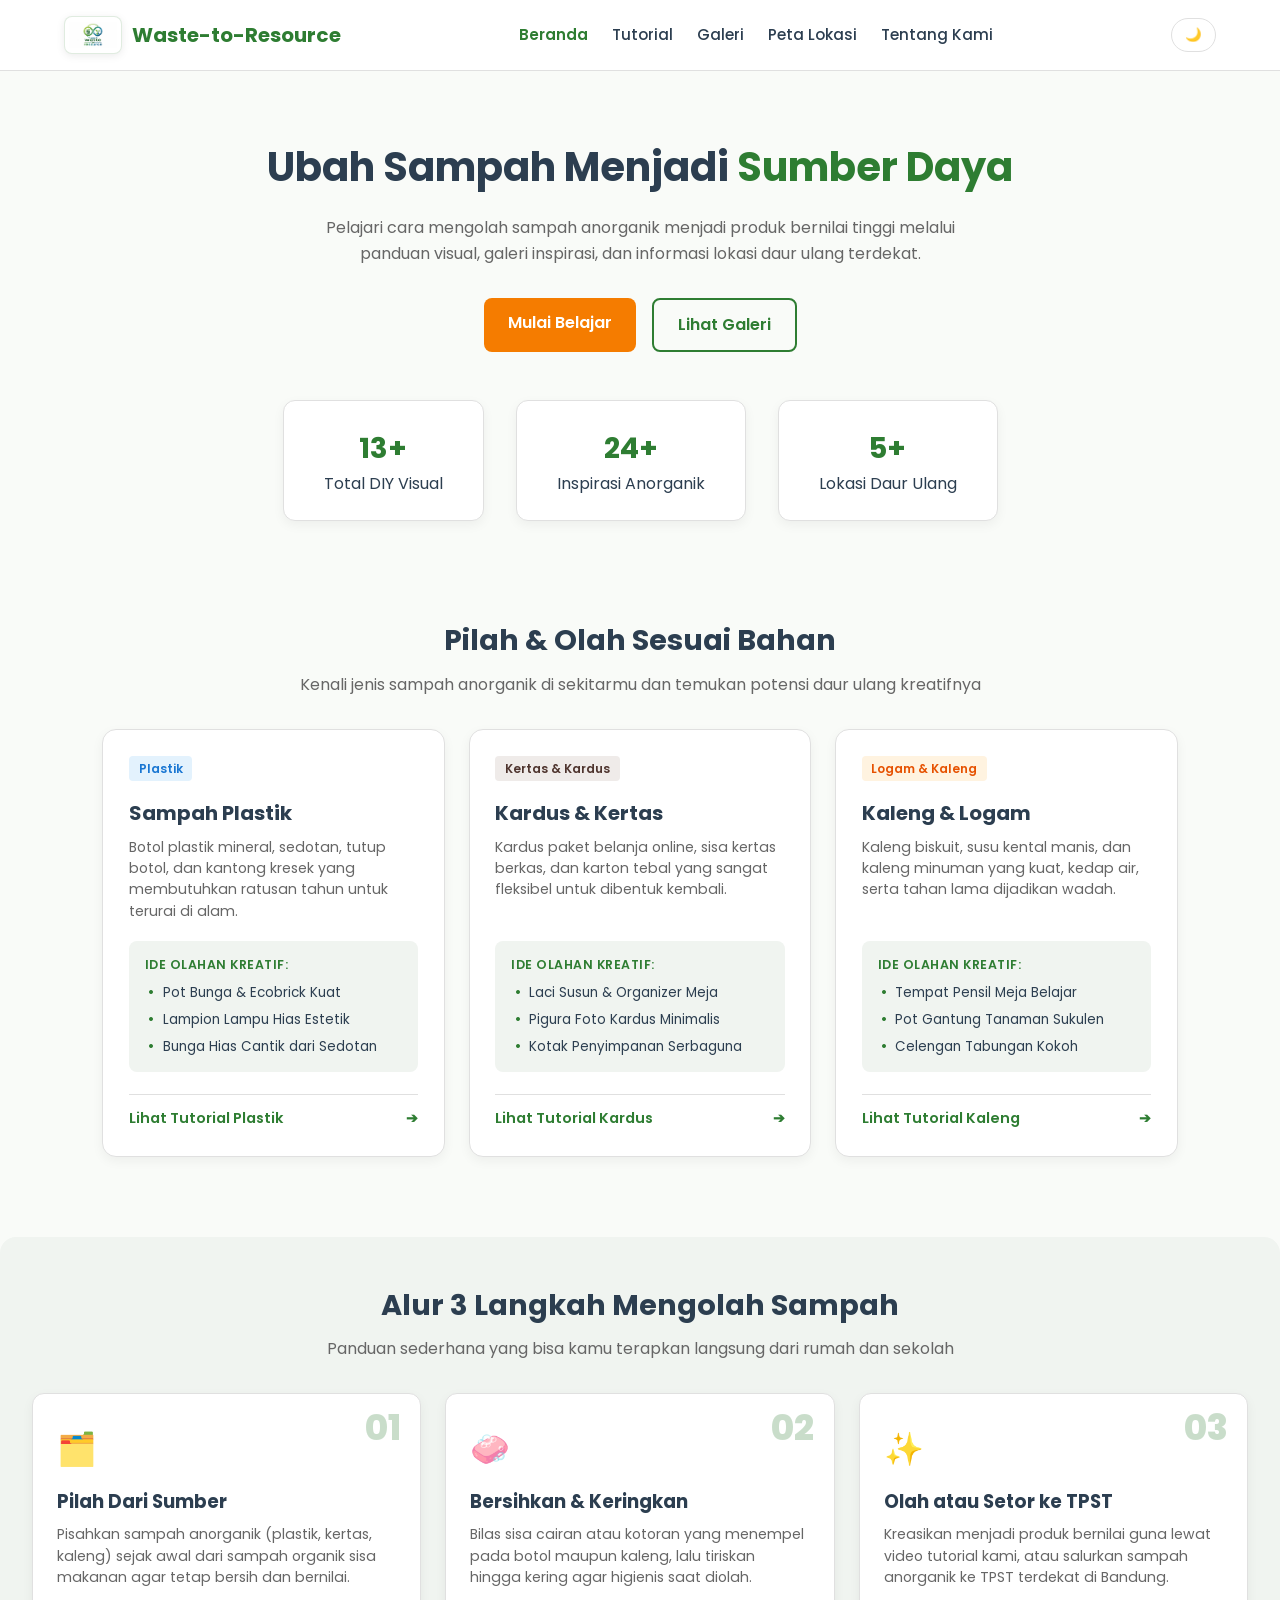
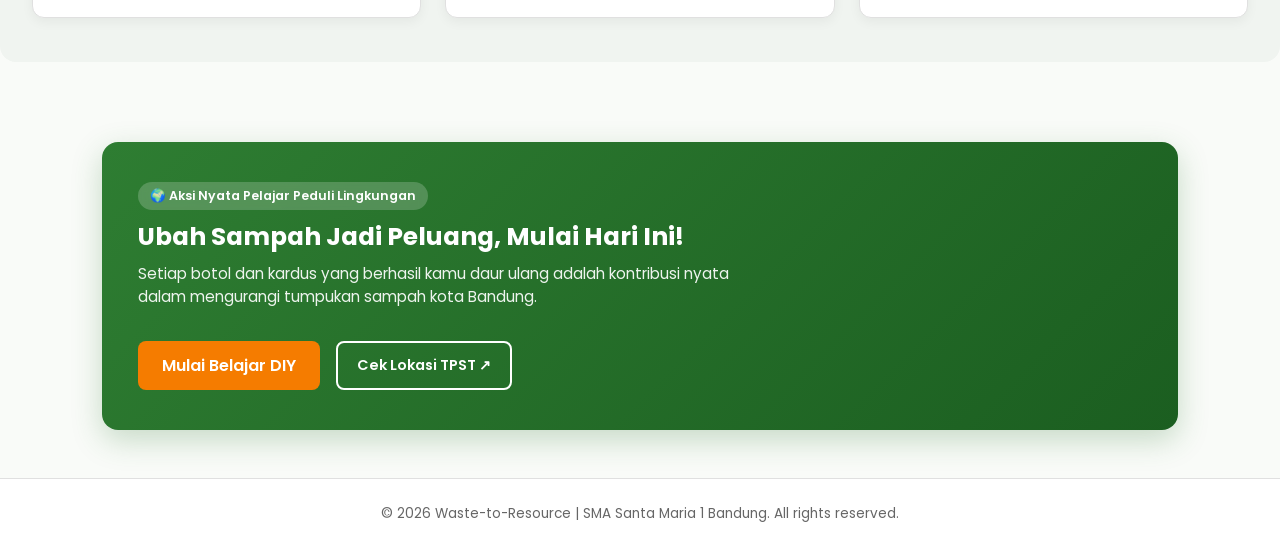
<file: index.html>
<!DOCTYPE html>
<html lang="id">

<head>
    <meta charset="UTF-8">
    <meta name="viewport" content="width=device-width, initial-scale=1.0">
    <title>Beranda</title>
    <link rel="icon" type="image/jpeg" href="assets/img/icon/logo.jpg">
    <link rel="stylesheet" href="style.css">
    <link href="https://fonts.googleapis.com/css2?family=Poppins:wght@300;400;600;700&display=swap" rel="stylesheet">
</head>

<body>

    <header class="navbar">
        <a href="index.html" class="logo">
            <img src="assets/img/icon/logo.jpg" alt="Logo Waste-to-Resource" class="logo-img">
            <span>Waste-to-Resource</span>
        </a>
        <nav class="nav-menu" id="navMenu">
            <a href="index.html" class="nav-link active">Beranda</a>
            <a href="tutorial.html" class="nav-link">Tutorial</a>
            <a href="galeri.html" class="nav-link">Galeri</a>
            <a href="peta.html" class="nav-link">Peta Lokasi</a>
            <a href="tentang.html" class="nav-link">Tentang Kami</a>
        </nav>
        <div class="nav-actions">
            <button id="themeToggle" class="btn-theme" title="Ubah Mode Tampilan">🌙</button>
            <button class="hamburger" id="hamburger">☰</button>
        </div>
    </header>

    <main>
        <section class="section hero-section">
            <div class="hero-content">
                <h1>Ubah Sampah Menjadi <span class="highlight">Sumber Daya</span></h1>
                <p>Pelajari cara mengolah sampah anorganik menjadi produk bernilai tinggi melalui panduan visual, galeri
                    inspirasi, dan informasi lokasi daur ulang terdekat.</p>
                <div class="hero-cta">
                    <a href="tutorial.html" class="btn btn-primary">Mulai Belajar</a>
                    <a href="galeri.html" class="btn btn-secondary">Lihat Galeri</a>
                </div>
            </div>
            <div class="hero-stats">
                <div class="stat-card">
                    <h3>13+</h3>
                    <p>Total DIY Visual</p>
                </div>
                <div class="stat-card">
                    <h3>24+</h3>
                    <p>Inspirasi Anorganik</p>
                </div>
                <div class="stat-card">
                    <h3>5+</h3>
                    <p>Lokasi Daur Ulang</p>
                </div>
            </div>
        </section>
        <section class="section">
            <div class="section-header">
                <h2>Pilah & Olah Sesuai Bahan</h2>
                <p>Kenali jenis sampah anorganik di sekitarmu dan temukan potensi daur ulang kreatifnya</p>
            </div>

            <div class="materials-grid">
                <div class="material-card">
                    <div class="material-card-top">
                        <span class="badge badge-plastik">Plastik</span>
                    </div>
                    <h3>Sampah Plastik</h3>
                    <p class="material-desc">Botol plastik mineral, sedotan, tutup botol, dan kantong kresek yang
                        membutuhkan ratusan tahun untuk terurai di alam.</p>
                    <div class="material-ideas">
                        <span class="idea-title">Ide Olahan Kreatif:</span>
                        <ul>
                            <li>Pot Bunga & Ecobrick Kuat</li>
                            <li>Lampion Lampu Hias Estetik</li>
                            <li>Bunga Hias Cantik dari Sedotan</li>
                        </ul>
                    </div>
                    <a href="tutorial.html" class="material-link">
                        Lihat Tutorial Plastik <span>➔</span>
                    </a>
                </div>

                <div class="material-card">
                    <div class="material-card-top">
                        <span class="badge badge-kertas">Kertas & Kardus</span>
                    </div>
                    <h3>Kardus & Kertas</h3>
                    <p class="material-desc">Kardus paket belanja online, sisa kertas berkas, dan karton tebal yang
                        sangat fleksibel untuk dibentuk kembali.</p>
                    <div class="material-ideas">
                        <span class="idea-title">Ide Olahan Kreatif:</span>
                        <ul>
                            <li>Laci Susun & Organizer Meja</li>
                            <li>Pigura Foto Kardus Minimalis</li>
                            <li>Kotak Penyimpanan Serbaguna</li>
                        </ul>
                    </div>
                    <a href="tutorial.html" class="material-link">
                        Lihat Tutorial Kardus <span>➔</span>
                    </a>
                </div>

                <div class="material-card">
                    <div class="material-card-top">
                        <span class="badge badge-kaleng">Logam & Kaleng</span>
                    </div>
                    <h3>Kaleng & Logam</h3>
                    <p class="material-desc">Kaleng biskuit, susu kental manis, dan kaleng minuman yang kuat, kedap air,
                        serta tahan lama dijadikan wadah.</p>
                    <div class="material-ideas">
                        <span class="idea-title">Ide Olahan Kreatif:</span>
                        <ul>
                            <li>Tempat Pensil Meja Belajar</li>
                            <li>Pot Gantung Tanaman Sukulen</li>
                            <li>Celengan Tabungan Kokoh</li>
                        </ul>
                    </div>
                    <a href="tutorial.html" class="material-link">
                        Lihat Tutorial Kaleng <span>➔</span>
                    </a>
                </div>
            </div>
        </section>

        <section class="section steps-section">
            <div class="section-header">
                <h2>Alur 3 Langkah Mengolah Sampah</h2>
                <p>Panduan sederhana yang bisa kamu terapkan langsung dari rumah dan sekolah</p>
            </div>

            <div class="steps-grid">
                <div class="step-card">
                    <div class="step-number">01</div>
                    <div class="step-icon">🗂️</div>
                    <h3>Pilah Dari Sumber</h3>
                    <p>Pisahkan sampah anorganik (plastik, kertas, kaleng) sejak awal dari sampah organik sisa makanan
                        agar tetap bersih dan bernilai.</p>
                </div>

                <div class="step-card">
                    <div class="step-number">02</div>
                    <div class="step-icon">🧼</div>
                    <h3>Bersihkan & Keringkan</h3>
                    <p>Bilas sisa cairan atau kotoran yang menempel pada botol maupun kaleng, lalu tiriskan hingga
                        kering agar higienis saat diolah.</p>
                </div>

                <div class="step-card">
                    <div class="step-number">03</div>
                    <div class="step-icon">✨</div>
                    <h3>Olah atau Setor ke TPST</h3>
                    <p>Kreasikan menjadi produk bernilai guna lewat video tutorial kami, atau salurkan sampah anorganik
                        ke TPST terdekat di Bandung.</p>
                </div>
            </div>
        </section>

        <!-- Section 3: Banner Edukasi & Aksi -->
        <section class="section">
            <div class="cta-banner">
                <div class="cta-banner-content">
                    <span class="cta-badge">🌍 Aksi Nyata Pelajar Peduli Lingkungan</span>
                    <h2>Ubah Sampah Jadi Peluang, Mulai Hari Ini!</h2>
                    <p>Setiap botol dan kardus yang berhasil kamu daur ulang adalah kontribusi nyata dalam mengurangi
                        tumpukan sampah kota Bandung.</p>
                </div>
                <div class="cta-actions">
                    <a href="tutorial.html" class="btn btn-primary">Mulai Belajar DIY</a>
                    <a href="peta.html" class="btn btn-secondary-white">Cek Lokasi TPST ↗</a>
                </div>
            </div>
        </section>
    </main>

    <footer>
        <p>&copy; 2026 Waste-to-Resource | SMA Santa Maria 1 Bandung. All rights reserved.</p>
    </footer>

    <script src="script.js"></script>
</body>

</html>
</file>
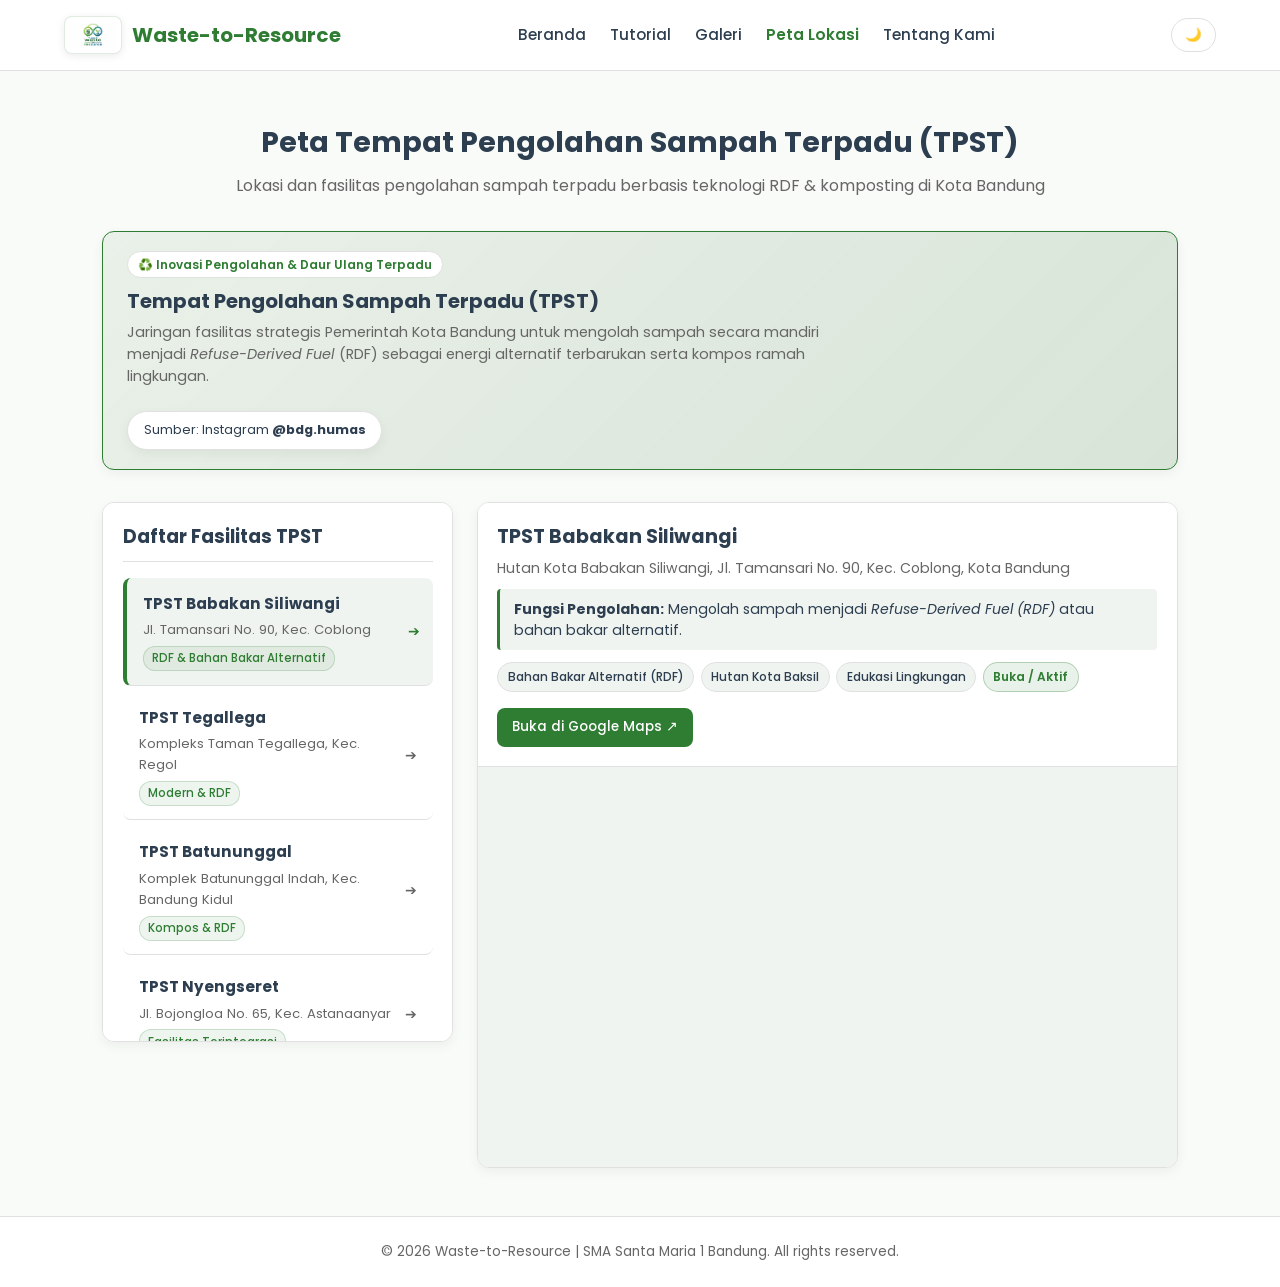
<file: peta.html>
<!DOCTYPE html>
<html lang="id">

<head>
    <meta charset="UTF-8">
    <meta name="viewport" content="width=device-width, initial-scale=1.0">
    <title>Peta Lokasi TPST Kota Bandung</title>
    <link rel="icon" type="image/jpeg" href="assets/img/icon/logo.jpg">
    <link rel="stylesheet" href="style.css">
    <link href="https://fonts.googleapis.com/css2?family=Poppins:wght@300;400;600;700&display=swap" rel="stylesheet">
</head>

<body>

    <header class="navbar">
        <a href="index.html" class="logo">
            <img src="assets/img/icon/logo.jpg" alt="Logo Waste-to-Resource" class="logo-img">
            <span>Waste-to-Resource</span>
        </a>
        <nav class="nav-menu" id="navMenu">
            <a href="index.html" class="nav-link">Beranda</a>
            <a href="tutorial.html" class="nav-link">Tutorial</a>
            <a href="galeri.html" class="nav-link">Galeri</a>
            <a href="peta.html" class="nav-link active">Peta Lokasi</a>
            <a href="tentang.html" class="nav-link">Tentang Kami</a>
        </nav>
        <div class="nav-actions">
            <button id="themeToggle" class="btn-theme" title="Ubah Mode Tampilan">🌙</button>
            <button class="hamburger" id="hamburger">☰</button>
        </div>
    </header>

    <main>
        <section class="section">
            <div class="section-header">
                <h2>Peta Tempat Pengolahan Sampah Terpadu (TPST)</h2>
                <p>Lokasi dan fasilitas pengolahan sampah terpadu berbasis teknologi RDF & komposting di Kota Bandung
                </p>
            </div>

            <div class="tpst-banner">
                <div class="tpst-banner-content">
                    <div class="tpst-banner-badge">
                        <span>♻️ Inovasi Pengolahan & Daur Ulang Terpadu</span>
                    </div>
                    <h3>Tempat Pengolahan Sampah Terpadu (TPST)</h3>
                    <p>Jaringan fasilitas strategis Pemerintah Kota Bandung untuk mengolah sampah secara mandiri menjadi
                        <em>Refuse-Derived Fuel</em> (RDF) sebagai energi alternatif terbarukan serta kompos ramah
                        lingkungan.
                    </p>
                </div>
                <div class="tpst-source-pill">
                    <span>Sumber: Instagram <strong>@bdg.humas</strong></span>
                </div>
            </div>

            <div class="peta-layout">
                <div class="lokasi-list">
                    <h3>Daftar Fasilitas TPST</h3>

                    <div class="lokasi-item active" data-target="map-baksil">
                        <div class="lokasi-item-info">
                            <h4>TPST Babakan Siliwangi</h4>
                            <p>Jl. Tamansari No. 90, Kec. Coblong</p>
                            <span class="lokasi-pill">RDF & Bahan Bakar Alternatif</span>
                        </div>
                        <span class="lokasi-arrow">➔</span>
                    </div>

                    <div class="lokasi-item" data-target="map-tegalega">
                        <div class="lokasi-item-info">
                            <h4>TPST Tegallega</h4>
                            <p>Kompleks Taman Tegallega, Kec. Regol</p>
                            <span class="lokasi-pill">Modern & RDF</span>
                        </div>
                        <span class="lokasi-arrow">➔</span>
                    </div>

                    <div class="lokasi-item" data-target="map-batununggal">
                        <div class="lokasi-item-info">
                            <h4>TPST Batununggal</h4>
                            <p>Komplek Batununggal Indah, Kec. Bandung Kidul</p>
                            <span class="lokasi-pill">Kompos & RDF</span>
                        </div>
                        <span class="lokasi-arrow">➔</span>
                    </div>

                    <div class="lokasi-item" data-target="map-nyengseret">
                        <div class="lokasi-item-info">
                            <h4>TPST Nyengseret</h4>
                            <p>Jl. Bojongloa No. 65, Kec. Astanaanyar</p>
                            <span class="lokasi-pill">Fasilitas Terintegrasi</span>
                        </div>
                        <span class="lokasi-arrow">➔</span>
                    </div>

                    <div class="lokasi-item" data-target="map-cicukang">
                        <div class="lokasi-item-info">
                            <h4>TPST Cicukang Holis</h4>
                            <p>Jl. Cicukang Holis, Kec. Bandung Kulon</p>
                            <span class="lokasi-pill">Terintegrasi & Bahan Baku RDF</span>
                        </div>
                        <span class="lokasi-arrow">➔</span>
                    </div>
                </div>

                <div class="map-view" id="mapViewContainer">
                    <div class="map-card active" id="map-baksil">
                        <div class="map-card-header">
                            <div class="map-card-info">
                                <h3>TPST Babakan Siliwangi</h3>
                                <p class="map-address">Hutan Kota Babakan Siliwangi, Jl. Tamansari No. 90, Kec. Coblong,
                                    Kota Bandung</p>
                                <div class="map-focus-box">
                                    <strong>Fungsi Pengolahan:</strong> Mengolah sampah menjadi <em>Refuse-Derived Fuel
                                        (RDF)</em> atau bahan bakar alternatif.
                                </div>
                                <div class="map-tags">
                                    <span class="map-tag">Bahan Bakar Alternatif (RDF)</span>
                                    <span class="map-tag">Hutan Kota Baksil</span>
                                    <span class="map-tag">Edukasi Lingkungan</span>
                                    <span class="map-tag status-open">Buka / Aktif</span>
                                </div>
                            </div>
                            <a href="https://maps.google.com/?q=Hutan+Kota+Babakan+Siliwangi,+Bandung" target="_blank"
                                rel="noopener noreferrer" class="btn-gmaps">
                                Buka di Google Maps ↗
                            </a>
                        </div>
                        <div class="map-iframe-wrapper">
                            <iframe title="Peta Lokasi TPST Babakan Siliwangi"
                                src="https://maps.google.com/maps?q=Hutan+Kota+Babakan+Siliwangi,+Jl.+Tamansari,+Bandung&t=&z=15&ie=UTF8&iwloc=&output=embed"
                                width="100%" height="380" style="border:0;" allowfullscreen="" loading="lazy"
                                referrerpolicy="no-referrer-when-downgrade">
                            </iframe>
                        </div>
                    </div>

                    <div class="map-card" id="map-tegalega">
                        <div class="map-card-header">
                            <div class="map-card-info">
                                <h3>TPST Tegallega</h3>
                                <p class="map-address">Kawasan Konservasi Tegallega, Kel. Ciateul, Kec. Regol, Kota
                                    Bandung</p>
                                <div class="map-focus-box">
                                    <strong>Fungsi Pengolahan:</strong> Fasilitas pengolahan sampah modern dan RDF.
                                </div>
                                <div class="map-tags">
                                    <span class="map-tag">Fasilitas Modern</span>
                                    <span class="map-tag">Refuse-Derived Fuel (RDF)</span>
                                    <span class="map-tag">Kawasan Tegallega</span>
                                    <span class="map-tag status-open">Buka / Aktif</span>
                                </div>
                            </div>
                            <a href="https://maps.google.com/?q=Taman+Konservasi+Tegallega,+Bandung" target="_blank"
                                rel="noopener noreferrer" class="btn-gmaps">
                                Buka di Google Maps ↗
                            </a>
                        </div>
                        <div class="map-iframe-wrapper">
                            <iframe title="Peta Lokasi TPST Tegallega"
                                src="https://maps.google.com/maps?q=Taman+Konservasi+Tegallega,+Bandung&t=&z=15&ie=UTF8&iwloc=&output=embed"
                                width="100%" height="380" style="border:0;" allowfullscreen="" loading="lazy"
                                referrerpolicy="no-referrer-when-downgrade">
                            </iframe>
                        </div>
                    </div>

                    <div class="map-card" id="map-batununggal">
                        <div class="map-card-header">
                            <div class="map-card-info">
                                <h3>TPST Batununggal</h3>
                                <p class="map-address">Komplek Batununggal Indah (Rumah Kompos), Kel. Mengger, Kec.
                                    Bandung Kidul, Kota Bandung</p>
                                <div class="map-focus-box">
                                    <strong>Fungsi Pengolahan:</strong> Mengubah sampah menjadi kompos dan RDF.
                                </div>
                                <div class="map-tags">
                                    <span class="map-tag">Kompos Organik</span>
                                    <span class="map-tag">Refuse-Derived Fuel (RDF)</span>
                                    <span class="map-tag">Pengelolaan Mandiri</span>
                                    <span class="map-tag status-open">Buka / Aktif</span>
                                </div>
                            </div>
                            <a href="https://maps.google.com/?q=Rumah+Kompos+Batununggal+Indah,+Bandung" target="_blank"
                                rel="noopener noreferrer" class="btn-gmaps">
                                Buka di Google Maps ↗
                            </a>
                        </div>
                        <div class="map-iframe-wrapper">
                            <iframe title="Peta Lokasi TPST Batununggal"
                                src="https://maps.google.com/maps?q=Rumah+Kompos+Batununggal+Indah,+Bandung&t=&z=15&ie=UTF8&iwloc=&output=embed"
                                width="100%" height="380" style="border:0;" allowfullscreen="" loading="lazy"
                                referrerpolicy="no-referrer-when-downgrade">
                            </iframe>
                        </div>
                    </div>

                    <div class="map-card" id="map-nyengseret">
                        <div class="map-card-header">
                            <div class="map-card-info">
                                <h3>TPST Nyengseret</h3>
                                <p class="map-address">Jl. Bojongloa No. 65, Kel. Nyengseret, Kec. Astanaanyar, Kota
                                    Bandung</p>
                                <div class="map-focus-box">
                                    <strong>Fungsi Pengolahan:</strong> Fasilitas pengolahan sampah terintegrasi.
                                </div>
                                <div class="map-tags">
                                    <span class="map-tag">Fasilitas Terintegrasi</span>
                                    <span class="map-tag">Pemilahan Mekanis</span>
                                    <span class="map-tag">Bahan Baku RDF</span>
                                    <span class="map-tag status-open">Buka / Aktif</span>
                                </div>
                            </div>
                            <a href="https://maps.google.com/?q=Jl.+Bojongloa+No.+65,+Nyengseret,+Astanaanyar,+Bandung"
                                target="_blank" rel="noopener noreferrer" class="btn-gmaps">
                                Buka di Google Maps ↗
                            </a>
                        </div>
                        <div class="map-iframe-wrapper">
                            <iframe title="Peta Lokasi TPST Nyengseret"
                                src="https://maps.google.com/maps?q=Jl.+Bojongloa+No.+65,+Nyengseret,+Astanaanyar,+Bandung&t=&z=15&ie=UTF8&iwloc=&output=embed"
                                width="100%" height="380" style="border:0;" allowfullscreen="" loading="lazy"
                                referrerpolicy="no-referrer-when-downgrade">
                            </iframe>
                        </div>
                    </div>

                    <div class="map-card" id="map-cicukang">
                        <div class="map-card-header">
                            <div class="map-card-info">
                                <h3>TPST Cicukang Holis</h3>
                                <p class="map-address">Jl. Cicukang Holis, Kel. Caringin, Kec. Bandung Kulon, Kota
                                    Bandung</p>
                                <div class="map-focus-box">
                                    <strong>Fungsi Pengolahan:</strong> Fasilitas pengolahan sampah terintegrasi.
                                </div>
                                <div class="map-tags">
                                    <span class="map-tag">Fasilitas Terintegrasi</span>
                                    <span class="map-tag">RDF Pengganti Batu Bara</span>
                                    <span class="map-tag">Pengeringan & Pencacahan</span>
                                    <span class="map-tag status-open">Buka / Aktif</span>
                                </div>
                            </div>
                            <a href="https://maps.google.com/?q=Jl.+Cicukang+Holis,+Caringin,+Bandung" target="_blank"
                                rel="noopener noreferrer" class="btn-gmaps">
                                Buka di Google Maps ↗
                            </a>
                        </div>
                        <div class="map-iframe-wrapper">
                            <iframe title="Peta Lokasi TPST Cicukang Holis"
                                src="https://maps.google.com/maps?q=TPST+Cicukang+Holis,+Bandung&t=&z=15&ie=UTF8&iwloc=&output=embed"
                                width="100%" height="380" style="border:0;" allowfullscreen="" loading="lazy"
                                referrerpolicy="no-referrer-when-downgrade">
                            </iframe>
                        </div>
                    </div>
                </div>
            </div>
        </section>
    </main>

    <footer>
        <p>&copy; 2026 Waste-to-Resource | SMA Santa Maria 1 Bandung. All rights reserved.</p>
    </footer>

    <script src="script.js"></script>
</body>

</html>
</file>
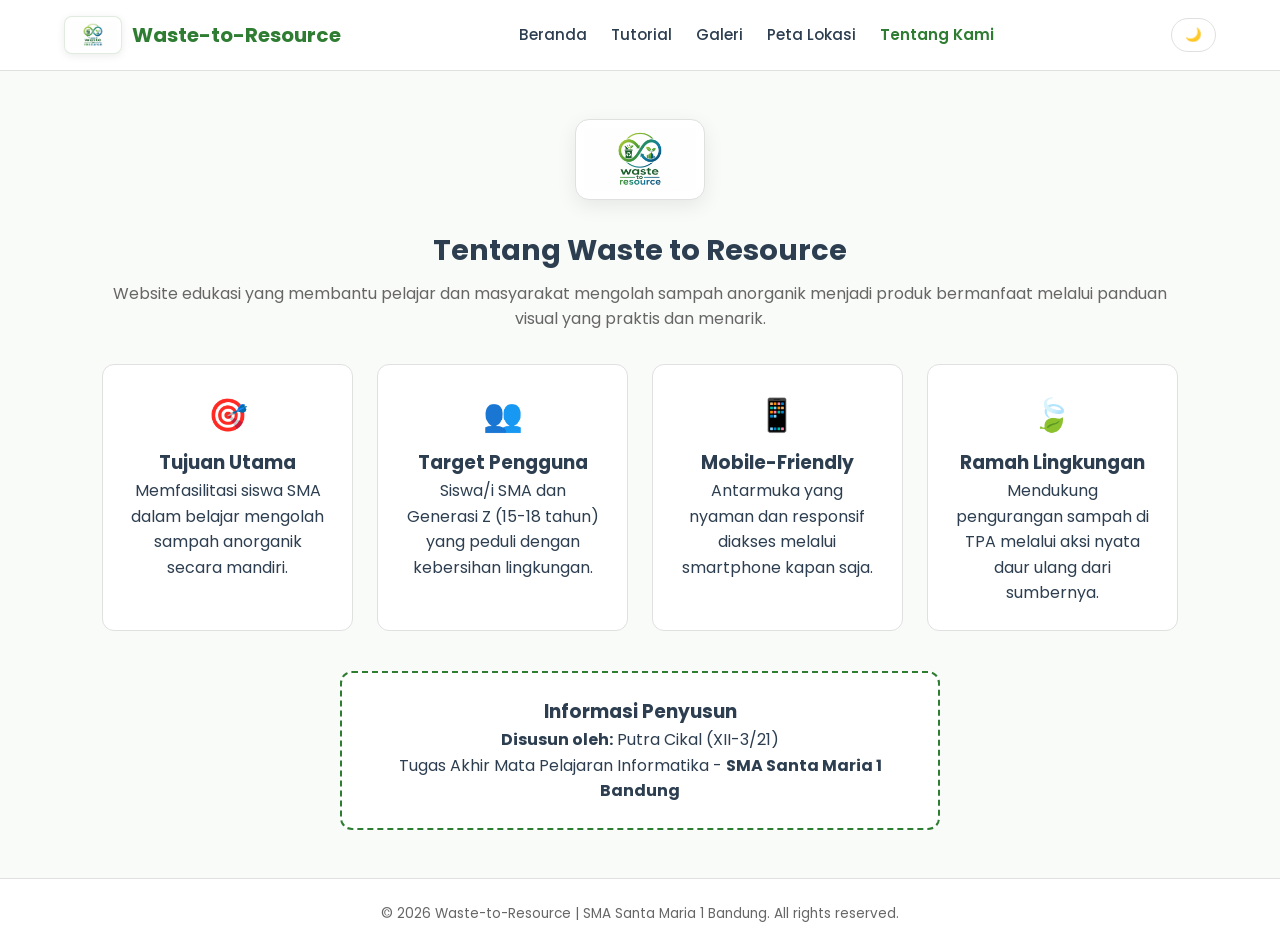
<file: tentang.html>
<!DOCTYPE html>
<html lang="id">
<head>
    <meta charset="UTF-8">
    <meta name="viewport" content="width=device-width, initial-scale=1.0">
    <title>Tentang Kami</title>
    <link rel="icon" type="image/jpeg" href="assets/img/icon/logo.jpg">
    <link rel="stylesheet" href="style.css">
    <link href="https://fonts.googleapis.com/css2?family=Poppins:wght@300;400;600;700&display=swap" rel="stylesheet">
</head>
<body>

    <header class="navbar">
        <a href="index.html" class="logo">
            <img src="assets/img/icon/logo.jpg" alt="Logo Waste-to-Resource" class="logo-img">
            <span>Waste-to-Resource</span>
        </a>
        <nav class="nav-menu" id="navMenu">
            <a href="index.html" class="nav-link">Beranda</a>
            <a href="tutorial.html" class="nav-link">Tutorial</a>
            <a href="galeri.html" class="nav-link">Galeri</a>
            <a href="peta.html" class="nav-link">Peta Lokasi</a>
            <a href="tentang.html" class="nav-link active">Tentang Kami</a>
        </nav>
        <div class="nav-actions">
            <button id="themeToggle" class="btn-theme" title="Ubah Mode Tampilan">🌙</button>
            <button class="hamburger" id="hamburger">☰</button>
        </div>
    </header>

    <main>
        <section class="section">
            <div class="about-hero-logo">
                <img src="assets/img/icon/logo.jpg" alt="Logo Resmi Waste-to-Resource" class="about-large-logo">
            </div>
            <div class="section-header">
                <h2>Tentang Waste to Resource</h2>
                <p>Website edukasi yang membantu pelajar dan masyarakat mengolah sampah anorganik menjadi produk bermanfaat melalui panduan visual yang praktis dan menarik.</p>
            </div>

            <div class="about-grid">
                <div class="about-card">
                    <div class="icon">🎯</div>
                    <h3>Tujuan Utama</h3>
                    <p>Memfasilitasi siswa SMA dalam belajar mengolah sampah anorganik secara mandiri.</p>
                </div>
                <div class="about-card">
                    <div class="icon">👥</div>
                    <h3>Target Pengguna</h3>
                    <p>Siswa/i SMA dan Generasi Z (15-18 tahun) yang peduli dengan kebersihan lingkungan.</p>
                </div>
                <div class="about-card">
                    <div class="icon">📱</div>
                    <h3>Mobile-Friendly</h3>
                    <p>Antarmuka yang nyaman dan responsif diakses melalui smartphone kapan saja.</p>
                </div>
                <div class="about-card">
                    <div class="icon">🍃</div>
                    <h3>Ramah Lingkungan</h3>
                    <p>Mendukung pengurangan sampah di TPA melalui aksi nyata daur ulang dari sumbernya.</p>
                </div>
            </div>

            <div class="author-box">
                <h3>Informasi Penyusun</h3>
                <p><strong>Disusun oleh:</strong> Putra Cikal (XII-3/21)</p>
                <p>Tugas Akhir Mata Pelajaran Informatika - <strong>SMA Santa Maria 1 Bandung</strong></p>
            </div>
        </section>
    </main>

    <footer>
        <p>&copy; 2026 Waste-to-Resource | SMA Santa Maria 1 Bandung. All rights reserved.</p>
    </footer>

    <script src="script.js"></script>
</body>
</html>
</file>
<file: style.css>
:root {
    --bg-color: #f9fbf8;
    --bg-alt: #f0f4f0;
    --card-bg: #ffffff;
    --text-color: #2c3e50;
    --text-muted: #666666;
    --primary-color: #2e7d32;
    --primary-hover: #1b5e20;
    --accent-orange: #f57c00;
    --border-color: #e0e0e0;
    --shadow: 0 4px 12px rgba(0, 0, 0, 0.05);
}

[data-theme="dark"] {
    --bg-color: #121814;
    --bg-alt: #1a231d;
    --card-bg: #222d26;
    --text-color: #e8f5e9;
    --text-muted: #a3b8a5;
    --primary-color: #4caf50;
    --primary-hover: #66bb6a;
    --border-color: #334437;
    --shadow: 0 4px 12px rgba(0, 0, 0, 0.3);
}

* {
    margin: 0;
    padding: 0;
    box-sizing: border-box;
    font-family: 'Poppins', sans-serif;
}

body {
    background-color: var(--bg-color);
    color: var(--text-color);
    transition: background-color 0.3s, color 0.3s;
    line-height: 1.6;
    display: flex;
    flex-direction: column;
    min-height: 100vh;
}

main {
    flex: 1;
}

.navbar {
    display: flex;
    justify-content: space-between;
    align-items: center;
    padding: 1rem 5%;
    background-color: var(--card-bg);
    border-bottom: 1px solid var(--border-color);
    position: sticky;
    top: 0;
    z-index: 1000;
}

.logo {
    font-size: 1.25rem;
    font-weight: 700;
    color: var(--primary-color);
    text-decoration: none;
    display: inline-flex;
    align-items: center;
    gap: 0.65rem;
    transition: opacity 0.2s ease, transform 0.2s ease;
}

.logo:hover {
    opacity: 0.9;
    transform: translateY(-1px);
}

.logo-img {
    height: 38px;
    width: auto;
    max-width: 58px;
    object-fit: contain;
    border-radius: 8px;
    background-color: #ffffff;
    padding: 2px 4px;
    box-shadow: 0 2px 8px rgba(0, 0, 0, 0.08);
    border: 1px solid rgba(46, 125, 50, 0.15);
    flex-shrink: 0;
}

.about-hero-logo {
    text-align: center;
    margin-bottom: 1.2rem;
}

.about-large-logo {
    width: 130px;
    height: auto;
    border-radius: 14px;
    background-color: #ffffff;
    padding: 8px;
    box-shadow: 0 6px 20px rgba(0, 0, 0, 0.08);
    border: 1px solid var(--border-color);
    display: inline-block;
}

.nav-menu {
    display: flex;
    gap: 1.5rem;
}

.nav-link {
    text-decoration: none;
    color: var(--text-color);
    font-weight: 500;
    font-size: 0.95rem;
    transition: color 0.2s;
}

.nav-link:hover, .nav-link.active {
    color: var(--primary-color);
    font-weight: 600;
}

.nav-actions {
    display: flex;
    align-items: center;
    gap: 1rem;
}

.btn-theme {
    background: none;
    border: 1px solid var(--border-color);
    color: var(--text-color);
    padding: 0.4rem 0.8rem;
    border-radius: 20px;
    cursor: pointer;
    font-weight: 500;
}

.hamburger {
    display: none;
    background: none;
    border: none;
    font-size: 1.5rem;
    color: var(--text-color);
    cursor: pointer;
}

.section {
    padding: 3rem 8%;
}

.section-title, .section-header h2 {
    text-align: center;
    font-size: 1.8rem;
    color: var(--text-color);
    margin-bottom: 0.5rem;
}

.section-header p {
    text-align: center;
    color: var(--text-muted);
    margin-bottom: 2rem;
}

.hero-section {
    display: flex;
    flex-direction: column;
    align-items: center;
    text-align: center;
    padding-top: 4rem;
}

.hero-content h1 {
    font-size: 2.5rem;
    margin-bottom: 1rem;
}

.highlight {
    color: var(--primary-color);
}

.hero-content p {
    max-width: 650px;
    margin: 0 auto 2rem auto;
    color: var(--text-muted);
}

.hero-cta {
    display: flex;
    gap: 1rem;
    justify-content: center;
    margin-bottom: 3rem;
}

.btn {
    padding: 0.75rem 1.5rem;
    border-radius: 8px;
    text-decoration: none;
    font-weight: 600;
    transition: transform 0.2s;
}

.btn-primary {
    background-color: var(--accent-orange);
    color: #fff;
}

.btn-secondary {
    background-color: transparent;
    border: 2px solid var(--primary-color);
    color: var(--primary-color);
}

.btn:hover {
    transform: translateY(-2px);
}

.hero-stats {
    display: flex;
    gap: 2rem;
    width: 100%;
    justify-content: center;
    flex-wrap: wrap;
}

.stat-card {
    background-color: var(--card-bg);
    padding: 1.5rem 2.5rem;
    border-radius: 12px;
    border: 1px solid var(--border-color);
    box-shadow: var(--shadow);
    min-width: 180px;
}

.stat-card h3 {
    font-size: 1.8rem;
    color: var(--primary-color);
}

/* Materials Section (Kategori Bahan Sampah) */
.materials-grid {
    display: grid;
    grid-template-columns: repeat(auto-fit, minmax(280px, 1fr));
    gap: 1.5rem;
}

.material-card {
    background-color: var(--card-bg);
    border: 1px solid var(--border-color);
    border-radius: 14px;
    padding: 1.6rem;
    box-shadow: var(--shadow);
    display: flex;
    flex-direction: column;
    transition: transform 0.25s ease, box-shadow 0.25s ease, border-color 0.25s ease;
}

.material-card:hover {
    transform: translateY(-5px);
    box-shadow: 0 10px 25px rgba(0, 0, 0, 0.08);
    border-color: var(--primary-color);
}

.material-card-top {
    display: flex;
    justify-content: space-between;
    align-items: center;
    margin-bottom: 1rem;
}

.material-icon {
    font-size: 2.2rem;
    line-height: 1;
}

.material-card h3 {
    font-size: 1.25rem;
    color: var(--text-color);
    margin-bottom: 0.5rem;
}

.material-desc {
    font-size: 0.88rem;
    color: var(--text-muted);
    line-height: 1.5;
    margin-bottom: 1.2rem;
}

.material-ideas {
    background-color: var(--bg-alt);
    border-radius: 8px;
    padding: 0.9rem 1rem;
    margin-bottom: 1.4rem;
    margin-top: auto;
}

.idea-title {
    display: block;
    font-size: 0.78rem;
    font-weight: 600;
    color: var(--primary-color);
    margin-bottom: 0.4rem;
    text-transform: uppercase;
    letter-spacing: 0.5px;
}

[data-theme="dark"] .idea-title {
    color: #81c784;
}

.material-ideas ul {
    list-style: none;
    padding: 0;
    margin: 0;
}

.material-ideas li {
    font-size: 0.84rem;
    color: var(--text-color);
    position: relative;
    padding-left: 1.1rem;
    margin-bottom: 0.35rem;
}

.material-ideas li:last-child {
    margin-bottom: 0;
}

.material-ideas li::before {
    content: "•";
    position: absolute;
    left: 0.2rem;
    color: var(--primary-color);
    font-weight: bold;
}

[data-theme="dark"] .material-ideas li::before {
    color: #81c784;
}

.material-link {
    display: inline-flex;
    align-items: center;
    justify-content: space-between;
    font-size: 0.9rem;
    font-weight: 600;
    color: var(--primary-color);
    text-decoration: none;
    padding-top: 0.75rem;
    border-top: 1px solid var(--border-color);
    transition: color 0.2s ease;
}

.material-link:hover {
    color: var(--primary-hover);
}

.material-link span {
    transition: transform 0.2s ease;
}

.material-link:hover span {
    transform: translateX(4px);
}

/* Steps Section (Alur 3 Langkah) */
.steps-section {
    background-color: var(--bg-alt);
    border-radius: 16px;
    padding: 2.8rem 2rem;
    margin-top: 2rem;
    margin-bottom: 2rem;
}

.steps-grid {
    display: grid;
    grid-template-columns: repeat(auto-fit, minmax(240px, 1fr));
    gap: 1.5rem;
}

.step-card {
    background-color: var(--card-bg);
    border: 1px solid var(--border-color);
    border-radius: 12px;
    padding: 1.8rem 1.5rem;
    position: relative;
    box-shadow: var(--shadow);
    display: flex;
    flex-direction: column;
    transition: transform 0.25s ease;
}

.step-card:hover {
    transform: translateY(-4px);
}

.step-number {
    font-size: 2.2rem;
    font-weight: 800;
    color: var(--primary-color);
    opacity: 0.25;
    position: absolute;
    top: 1rem;
    right: 1.2rem;
    line-height: 1;
}

.step-icon {
    font-size: 2rem;
    margin-bottom: 0.8rem;
}

.step-card h3 {
    font-size: 1.15rem;
    color: var(--text-color);
    margin-bottom: 0.5rem;
}

.step-card p {
    font-size: 0.88rem;
    color: var(--text-muted);
    line-height: 1.5;
}

/* CTA Banner */
.cta-banner {
    background: linear-gradient(135deg, var(--primary-color), var(--primary-hover));
    color: #ffffff;
    border-radius: 16px;
    padding: 2.5rem 2.2rem;
    display: flex;
    justify-content: space-between;
    align-items: center;
    gap: 2rem;
    flex-wrap: wrap;
    box-shadow: 0 10px 30px rgba(46, 125, 50, 0.25);
}

.cta-banner-content {
    max-width: 620px;
}

.cta-badge {
    display: inline-block;
    font-size: 0.78rem;
    font-weight: 600;
    background: rgba(255, 255, 255, 0.2);
    padding: 0.25rem 0.75rem;
    border-radius: 20px;
    margin-bottom: 0.6rem;
    backdrop-filter: blur(4px);
}

.cta-banner-content h2 {
    font-size: 1.55rem;
    color: #ffffff;
    margin-bottom: 0.6rem;
    line-height: 1.35;
}

.cta-banner-content p {
    font-size: 0.95rem;
    color: rgba(255, 255, 255, 0.92);
    line-height: 1.5;
}

.cta-actions {
    display: flex;
    gap: 1rem;
    flex-wrap: wrap;
}

.btn-secondary-white {
    background-color: transparent;
    border: 2px solid #ffffff;
    color: #ffffff;
    padding: 0.6rem 1.2rem;
    border-radius: 8px;
    text-decoration: none;
    font-weight: 600;
    font-size: 0.9rem;
    transition: all 0.2s ease;
    display: inline-flex;
    align-items: center;
}

.btn-secondary-white:hover {
    background-color: #ffffff;
    color: var(--primary-color);
    transform: translateY(-2px);
}

.filter-container {
    display: flex;
    flex-direction: column;
    gap: 1rem;
    align-items: center;
    margin-bottom: 2rem;
}

.search-bar {
    width: 100%;
    max-width: 400px;
    padding: 0.75rem 1rem;
    border-radius: 8px;
    border: 1px solid var(--border-color);
    background-color: var(--card-bg);
    color: var(--text-color);
}

.filter-buttons {
    display: flex;
    gap: 0.5rem;
    flex-wrap: wrap;
}

.filter-btn {
    padding: 0.4rem 1rem;
    border-radius: 20px;
    border: 1px solid var(--border-color);
    background-color: var(--card-bg);
    color: var(--text-color);
    cursor: pointer;
}

.filter-btn.active, .filter-btn:hover {
    background-color: var(--primary-color);
    color: #fff;
    border-color: var(--primary-color);
}

.cards-grid {
    display: grid;
    grid-template-columns: repeat(auto-fill, minmax(240px, 1fr));
    gap: 1.5rem;
}

.card {
    background-color: var(--card-bg);
    border-radius: 12px;
    border: 1px solid var(--border-color);
    overflow: hidden;
    box-shadow: var(--shadow);
    display: flex;
    flex-direction: column;
    transition: transform 0.3s ease, box-shadow 0.3s ease;
}

.card:hover {
    transform: translateY(-4px);
    box-shadow: 0 8px 24px rgba(0, 0, 0, 0.12);
}

.card-img {
    width: 100%;
    height: 180px;
    object-fit: cover;
    display: block;
    transition: transform 0.3s ease;
}

.card:hover .card-img {
    transform: scale(1.05);
}

/* Card Galeri Hover & Overlay */
.item-galeri {
    cursor: pointer;
    user-select: none;
    transition: transform 0.3s ease, box-shadow 0.3s ease;
}

.item-galeri:focus-visible {
    outline: 2px solid var(--primary-color);
    outline-offset: 3px;
}

.card-img-wrapper {
    position: relative;
    width: 100%;
    height: 180px;
    overflow: hidden;
    background-color: var(--bg-alt);
}

.card-img-wrapper .card-img {
    width: 100%;
    height: 100%;
    object-fit: cover;
    transition: transform 0.35s ease;
}

.card-img-overlay {
    position: absolute;
    inset: 0;
    background: rgba(0, 0, 0, 0.4);
    display: flex;
    flex-direction: column;
    align-items: center;
    justify-content: center;
    gap: 0.4rem;
    opacity: 0;
    transition: opacity 0.25s ease;
    backdrop-filter: blur(2px);
}

.overlay-icon {
    font-size: 1.6rem;
    transform: scale(0.85);
    transition: transform 0.25s ease;
    filter: drop-shadow(0 2px 4px rgba(0, 0, 0, 0.4));
}

.overlay-text {
    font-size: 0.8rem;
    font-weight: 600;
    color: #ffffff;
    background: var(--primary-color);
    padding: 0.25rem 0.7rem;
    border-radius: 20px;
    box-shadow: 0 2px 8px rgba(0, 0, 0, 0.3);
    letter-spacing: 0.3px;
}

.item-galeri:hover .card-img-wrapper .card-img {
    transform: scale(1.08);
}

.item-galeri:hover .card-img-overlay {
    opacity: 1;
}

.item-galeri:hover .overlay-icon {
    transform: scale(1.1);
}

/* Modal Lightbox Fullscreen */
.lightbox-modal {
    position: fixed;
    inset: 0;
    z-index: 99999;
    display: none;
    align-items: center;
    justify-content: center;
    opacity: 0;
    visibility: hidden;
    transition: opacity 0.25s ease, visibility 0.25s ease;
}

.lightbox-modal.active {
    display: flex;
    opacity: 1;
    visibility: visible;
}

.lightbox-backdrop {
    position: absolute;
    inset: 0;
    background-color: rgba(0, 0, 0, 0.88);
    backdrop-filter: blur(6px);
    cursor: pointer;
}

.lightbox-container {
    position: relative;
    max-width: 92vw;
    max-height: 92vh;
    display: flex;
    align-items: center;
    justify-content: center;
    z-index: 2;
}

.lightbox-content {
    display: flex;
    flex-direction: column;
    align-items: center;
    justify-content: center;
    max-width: 82vw;
    max-height: 85vh;
}

.lightbox-image {
    max-width: 82vw;
    max-height: 72vh;
    object-fit: contain;
    border-radius: 10px;
    box-shadow: 0 12px 40px rgba(0, 0, 0, 0.7);
    animation: lightboxZoom 0.25s cubic-bezier(0.16, 1, 0.3, 1);
    background-color: #0b0b0b;
    border: 1px solid rgba(255, 255, 255, 0.12);
}

@keyframes lightboxZoom {
    from {
        opacity: 0;
        transform: scale(0.92);
    }
    to {
        opacity: 1;
        transform: scale(1);
    }
}

.lightbox-caption {
    margin-top: 0.9rem;
    font-size: 1.2rem;
    font-weight: 600;
    color: #ffffff;
    text-shadow: 0 2px 8px rgba(0, 0, 0, 0.8);
    text-align: center;
}

.lightbox-counter {
    margin-top: 0.35rem;
    font-size: 0.85rem;
    color: rgba(255, 255, 255, 0.75);
    background: rgba(255, 255, 255, 0.12);
    padding: 0.2rem 0.65rem;
    border-radius: 12px;
}

.lightbox-close {
    position: absolute;
    top: -50px;
    right: 0;
    background: rgba(255, 255, 255, 0.2);
    border: none;
    color: #ffffff;
    font-size: 2rem;
    line-height: 1;
    width: 44px;
    height: 44px;
    border-radius: 50%;
    cursor: pointer;
    display: flex;
    align-items: center;
    justify-content: center;
    transition: all 0.2s ease;
    z-index: 10;
}

.lightbox-close:hover {
    background: rgba(255, 255, 255, 0.4);
    transform: scale(1.1) rotate(90deg);
}

.lightbox-nav {
    position: absolute;
    top: 50%;
    transform: translateY(-50%);
    background: rgba(255, 255, 255, 0.2);
    border: none;
    color: #ffffff;
    font-size: 1.6rem;
    width: 50px;
    height: 50px;
    border-radius: 50%;
    cursor: pointer;
    display: flex;
    align-items: center;
    justify-content: center;
    transition: all 0.2s ease;
    z-index: 10;
}

.lightbox-nav:hover {
    background: rgba(255, 255, 255, 0.4);
    transform: translateY(-50%) scale(1.1);
}

.lightbox-prev {
    left: -70px;
}

.lightbox-next {
    right: -70px;
}

.placeholder-img {
    height: 140px;
    background-color: var(--bg-alt);
    display: flex;
    align-items: center;
    justify-content: center;
    font-size: 3rem;
}

.card-video {
    width: 100%;
    aspect-ratio: 16 / 9;
    object-fit: cover;
    background-color: #000;
    display: block;
    cursor: pointer;
}

.card iframe {
    width: 100%;
    aspect-ratio: 16 / 9;
    border: none;
    display: block;
}

.card-body {
    padding: 1.2rem;
    display: flex;
    flex-direction: column;
    gap: 0.5rem;
}

.card-body.center {
    text-align: center;
}

.badge {
    font-size: 0.75rem;
    padding: 0.2rem 0.6rem;
    border-radius: 4px;
    width: fit-content;
    font-weight: 600;
}

.badge-plastik { background-color: #e3f2fd; color: #1976d2; }
.badge-kaleng { background-color: #fff3e0; color: #e65100; }
.badge-kertas { background-color: #efebe9; color: #4e342e; }
.badge-kaca { background-color: #e0f2f1; color: #00796b; }

.card-meta {
    display: flex;
    justify-content: space-between;
    font-size: 0.85rem;
    color: var(--text-muted);
    margin-top: auto;
    padding-top: 0.5rem;
}

/* TPST Banner Highlight */
.tpst-banner {
    background: linear-gradient(135deg, rgba(46, 125, 50, 0.08), rgba(27, 94, 32, 0.15));
    border: 1px solid var(--primary-color);
    border-radius: 12px;
    padding: 1.2rem 1.5rem;
    margin-bottom: 2rem;
    display: flex;
    justify-content: space-between;
    align-items: center;
    gap: 1.5rem;
    flex-wrap: wrap;
    box-shadow: var(--shadow);
}

[data-theme="dark"] .tpst-banner {
    background: linear-gradient(135deg, rgba(76, 175, 80, 0.12), rgba(46, 125, 50, 0.2));
    border-color: rgba(129, 199, 132, 0.4);
}

.tpst-banner-badge {
    display: inline-block;
    font-size: 0.75rem;
    font-weight: 600;
    color: var(--primary-color);
    background-color: var(--card-bg);
    border: 1px solid var(--border-color);
    padding: 0.2rem 0.6rem;
    border-radius: 20px;
    margin-bottom: 0.4rem;
}

[data-theme="dark"] .tpst-banner-badge {
    color: #81c784;
}

.tpst-banner-content h3 {
    font-size: 1.25rem;
    color: var(--text-color);
    margin-bottom: 0.35rem;
}

.tpst-banner-content p {
    font-size: 0.9rem;
    color: var(--text-muted);
    line-height: 1.5;
    max-width: 750px;
}

.tpst-source-pill {
    background-color: var(--card-bg);
    border: 1px solid var(--border-color);
    padding: 0.5rem 0.95rem;
    border-radius: 30px;
    font-size: 0.8rem;
    color: var(--text-color);
    box-shadow: var(--shadow);
    white-space: nowrap;
}

.peta-layout {
    display: grid;
    grid-template-columns: 1fr 2fr;
    gap: 1.5rem;
    align-items: start;
}

.lokasi-list {
    background-color: var(--card-bg);
    border: 1px solid var(--border-color);
    border-radius: 12px;
    padding: 1.2rem;
    max-height: 540px;
    overflow-y: auto;
    box-shadow: var(--shadow);
}

.lokasi-list h3 {
    margin-bottom: 1rem;
    font-size: 1.15rem;
    color: var(--text-color);
    border-bottom: 1px solid var(--border-color);
    padding-bottom: 0.6rem;
}

.lokasi-item {
    padding: 0.85rem 1rem;
    border-radius: 8px;
    border-bottom: 1px solid var(--border-color);
    cursor: pointer;
    display: flex;
    justify-content: space-between;
    align-items: center;
    transition: all 0.2s ease;
    margin-bottom: 0.4rem;
}

.lokasi-item:last-child {
    margin-bottom: 0;
}

.lokasi-item:hover {
    background-color: var(--bg-alt);
    border-left: 4px solid var(--primary-hover);
    transform: translateX(2px);
}

.lokasi-item.active {
    background-color: var(--bg-alt);
    border-left: 4px solid var(--primary-color);
}

.lokasi-item-info h4 {
    font-size: 0.95rem;
    color: var(--text-color);
    margin-bottom: 0.2rem;
}

.lokasi-item-info p {
    font-size: 0.82rem;
    color: var(--text-muted);
}

.lokasi-pill {
    display: inline-block;
    font-size: 0.72rem;
    font-weight: 500;
    color: var(--primary-color);
    background-color: rgba(46, 125, 50, 0.08);
    border: 1px solid rgba(46, 125, 50, 0.2);
    padding: 0.15rem 0.5rem;
    border-radius: 12px;
    margin-top: 0.35rem;
}

[data-theme="dark"] .lokasi-pill {
    color: #81c784;
    background-color: rgba(129, 199, 132, 0.12);
    border-color: rgba(129, 199, 132, 0.3);
}

.lokasi-arrow {
    font-size: 0.9rem;
    color: var(--text-muted);
    transition: transform 0.2s, color 0.2s;
    margin-left: 0.5rem;
}

.lokasi-item.active .lokasi-arrow {
    color: var(--primary-color);
    transform: translateX(3px);
}

.map-view {
    background-color: var(--card-bg);
    border: 1px solid var(--border-color);
    border-radius: 12px;
    overflow: hidden;
    box-shadow: var(--shadow);
}

.map-card {
    display: none;
    flex-direction: column;
    width: 100%;
    animation: fadeInMap 0.25s ease-out;
}

.map-card.active {
    display: flex;
}

@keyframes fadeInMap {
    from {
        opacity: 0.6;
        transform: translateY(4px);
    }
    to {
        opacity: 1;
        transform: translateY(0);
    }
}

.map-card-header {
    padding: 1.2rem;
    border-bottom: 1px solid var(--border-color);
    display: flex;
    justify-content: space-between;
    align-items: flex-start;
    gap: 1rem;
    flex-wrap: wrap;
    background-color: var(--card-bg);
}

.map-card-info h3 {
    font-size: 1.2rem;
    color: var(--text-color);
    margin-bottom: 0.25rem;
}

.map-address {
    font-size: 0.88rem;
    color: var(--text-muted);
    margin-bottom: 0.6rem;
}

.map-focus-box {
    margin: 0.4rem 0 0.75rem 0;
    padding: 0.65rem 0.9rem;
    background-color: var(--bg-alt);
    border-left: 3px solid var(--primary-color);
    border-radius: 4px;
    font-size: 0.88rem;
    color: var(--text-color);
    line-height: 1.45;
}

[data-theme="dark"] .map-focus-box {
    border-left-color: #81c784;
}

.map-tags {
    display: flex;
    flex-wrap: wrap;
    gap: 0.4rem;
}

.map-tag {
    font-size: 0.75rem;
    background-color: var(--bg-alt);
    color: var(--text-color);
    padding: 0.25rem 0.6rem;
    border-radius: 20px;
    border: 1px solid var(--border-color);
    font-weight: 500;
}

.map-tag.status-open {
    color: #2e7d32;
    background-color: rgba(46, 125, 50, 0.1);
    border-color: rgba(46, 125, 50, 0.3);
    font-weight: 600;
}

[data-theme="dark"] .map-tag.status-open {
    color: #81c784;
    background-color: rgba(129, 199, 132, 0.15);
    border-color: rgba(129, 199, 132, 0.4);
}

.btn-gmaps {
    display: inline-flex;
    align-items: center;
    gap: 0.35rem;
    background-color: var(--primary-color);
    color: #ffffff !important;
    text-decoration: none;
    font-size: 0.85rem;
    font-weight: 500;
    padding: 0.55rem 0.95rem;
    border-radius: 8px;
    transition: background-color 0.2s, transform 0.15s;
    white-space: nowrap;
}

.btn-gmaps:hover {
    background-color: var(--primary-hover);
    transform: translateY(-2px);
}

.map-iframe-wrapper {
    position: relative;
    width: 100%;
    height: 400px;
    background-color: var(--bg-alt);
}

.map-iframe-wrapper iframe {
    width: 100%;
    height: 100%;
    border: 0;
    display: block;
}

.about-grid {
    display: grid;
    grid-template-columns: repeat(auto-fit, minmax(200px, 1fr));
    gap: 1.5rem;
    margin-bottom: 2.5rem;
}

.about-card {
    background-color: var(--card-bg);
    padding: 1.5rem;
    border-radius: 12px;
    border: 1px solid var(--border-color);
    text-align: center;
}

.about-card .icon {
    font-size: 2rem;
    margin-bottom: 0.5rem;
}

.author-box {
    background-color: var(--card-bg);
    border: 2px dashed var(--primary-color);
    padding: 1.5rem;
    border-radius: 12px;
    text-align: center;
    max-width: 600px;
    margin: 0 auto;
}

footer {
    text-align: center;
    padding: 1.5rem;
    background-color: var(--card-bg);
    border-top: 1px solid var(--border-color);
    font-size: 0.85rem;
    color: var(--text-muted);
    margin-top: auto;
}

@media (max-width: 768px) {
    .nav-menu {
        display: none;
        flex-direction: column;
        position: absolute;
        top: 100%;
        left: 0;
        width: 100%;
        background-color: var(--card-bg);
        padding: 1rem 5%;
        border-bottom: 1px solid var(--border-color);
    }

    .nav-menu.show {
        display: flex;
    }

    .hamburger {
        display: block;
    }

    .hero-content h1 {
        font-size: 1.8rem;
    }

    .peta-layout {
        grid-template-columns: 1fr;
    }

    .tpst-banner {
        flex-direction: column;
        align-items: flex-start;
        gap: 1rem;
        padding: 1rem;
    }

    .steps-section {
        padding: 2rem 1.2rem;
    }

    .cta-banner {
        padding: 1.8rem 1.4rem;
        flex-direction: column;
        align-items: flex-start;
        gap: 1.5rem;
    }

    .lightbox-prev {
        left: 8px;
        width: 40px;
        height: 40px;
        font-size: 1.2rem;
        background: rgba(0, 0, 0, 0.55);
    }

    .lightbox-next {
        right: 8px;
        width: 40px;
        height: 40px;
        font-size: 1.2rem;
        background: rgba(0, 0, 0, 0.55);
    }

    .lightbox-close {
        top: -46px;
        right: 8px;
        width: 38px;
        height: 38px;
        font-size: 1.6rem;
    }

    .lightbox-content {
        max-width: 96vw;
    }

    .lightbox-image {
        max-width: 92vw;
        max-height: 65vh;
    }

    .lightbox-caption {
        font-size: 1.05rem;
    }
}
</file>
